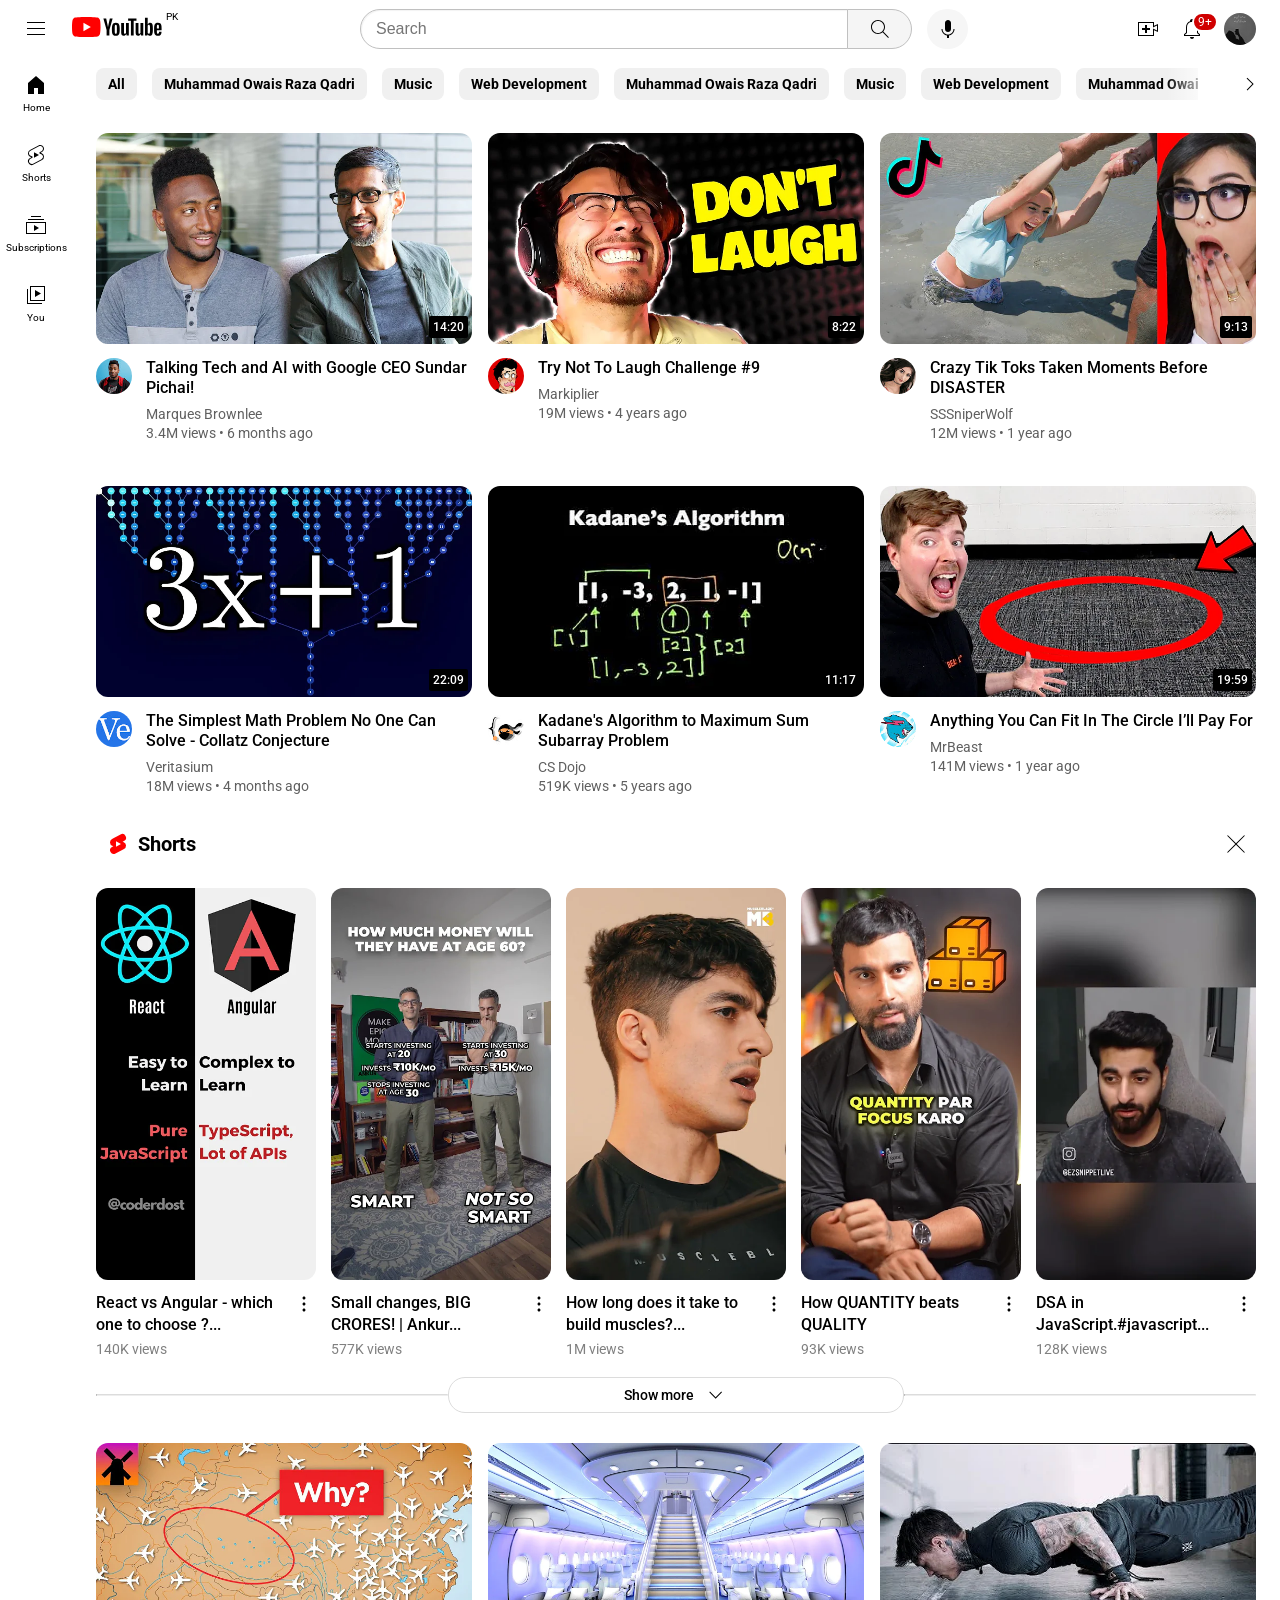
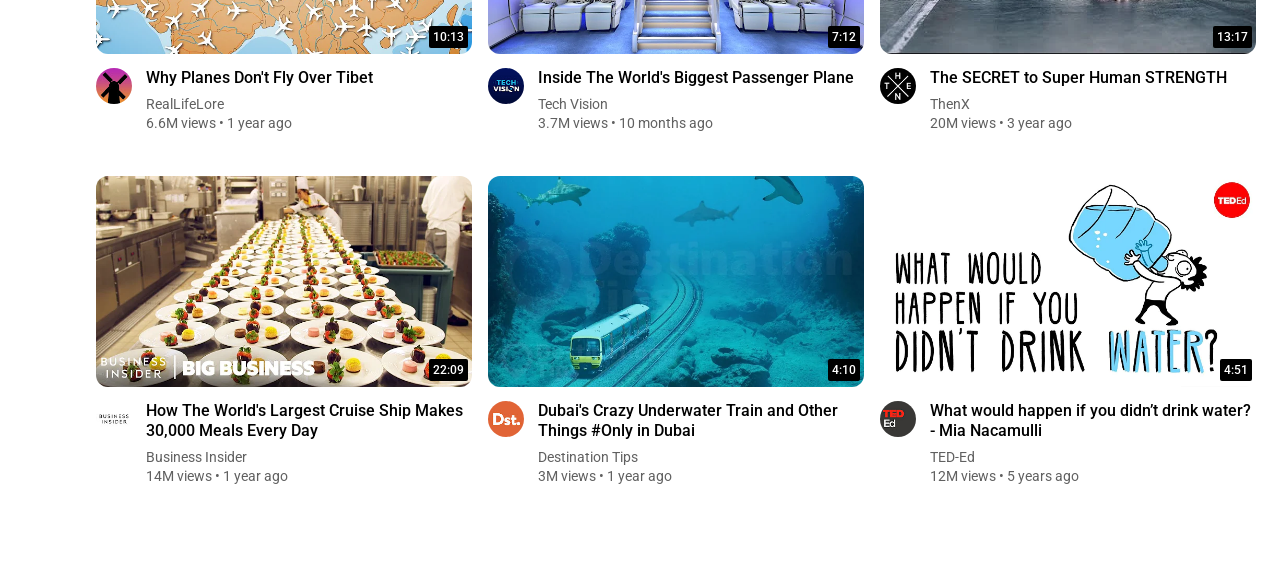
<file: index.html>
<!DOCTYPE html>
<html>

<head>
  <title>Youtube.com Clone</title>
  <meta name="viewport" content="width=device-width">
  <link rel="preconnect" href="https://fonts.googleapis.com">
  <link rel="preconnect" href="https://fonts.gstatic.com" crossorigin>
  <link href="https://fonts.googleapis.com/css2?family=Roboto:wght@400;500;700&display=swap" rel="stylesheet">

  <link rel="stylesheet" href="styles/general.css">
  <link rel="stylesheet" href="styles/header.css">
  <link rel="stylesheet" href="styles/sidebar.css">
  <link rel="stylesheet" href="styles/filter.css">
  <link rel="stylesheet" href="styles/video.css">
  <link rel="stylesheet" href="styles/short.css">
  <link rel="stylesheet" href="styles/responsive.css">
</head>

<body>
  <header class="header">
    <div class="left-section">
      <div class="hamburger-menu-container">
        <img class="hamburger-menu" src="images/icons/hamburger-menu.svg">
      </div>
      <div class="youtube-logo-container">
        <img class="youtube-logo" src="images/logos/youtube-logo.svg">
        <div class="youtube-logo-country">PK</div>
      </div>
    </div>
    <div class="middle-section">
      <input class="search-bar" type="text" placeholder="Search" />
      <button class="search-button">
        <img class="search-icon" src="images/icons/search.svg" alt="">
        <div class="tooltip">Search</div>
      </button>
      <button class="voice-search-button">
        <img class="voice-search-icon" src="images/icons/voice-search-icon.svg" alt="">
        <div class="tooltip">Search with your voice</div>
      </button>
    </div>
    <div class="right-section">
      <div class="header-medium-browser">
        <img class="search-icon" src="./images/icons/search.svg" alt="">
        <img class="voice-search-icon" src="./images/icons/voice-search-icon.svg" alt="">
      </div>
      <div class="upload-icon-container">
        <img class="upload-icon" src="images/icons/upload.svg" alt="">
        <div class="tooltip">Create</div>
      </div>
      <div class="notifications-icon-container">
        <img class="notifications-icon" src="images/icons/notifications.svg" alt="">
        <div class="notifications-count">9+</div>
        <div class="tooltip">Notifications</div>
      </div>
      <img class="current-user-picture" src="images/channels/my-channel.jpg" alt="">
    </div>
  </header>

  <nav class="sidebar">
    <div class="sidebar-link">
      <img src="./images/icons/home.svg" alt="">
      <div>Home</div>
    </div>
    <div class="sidebar-link">
      <img src="./images/icons/shorts.svg" alt="">
      <div>Shorts</div>
    </div>
    <div class="sidebar-link">
      <img src="./images/icons/subscriptions.svg" alt="">
      <div>Subscriptions</div>
    </div>
    <div class="large-browser">
      <div class="sidebar-link">
        <img src="./images/icons/you-icon.svg" alt="">
        <div>You</div>
      </div>
    </div>

    <div class="x-large-browser">
      <div class="user-links">
        <div class="user-link">
          <div class="user-link-heading">You</div>
          <img class="user-link-img" src="./images/icons/next-arrow.svg" alt="">
        </div>
        <div class="sidebar-link">
          <img src="./images/icons/your-channel.svg" alt="">
          <div>Your channel</div>
        </div>
        <div class="sidebar-link">
          <img src="./images/icons/history.svg" alt="">
          <div>History</div>
        </div>
        <div class="sidebar-link">
          <img src="./images/icons/playlists.svg" alt="">
          <div>Playlists</div>
        </div>
        <div class="sidebar-link">
          <img src="./images/icons/your-videos.svg" alt="">
          <div>Your videos</div>
        </div>
        <div class="sidebar-link">
          <img src="./images/icons/watch-later.svg" alt="">
          <div>Watch later</div>
        </div>
        <div class="sidebar-link">
          <img src="./images/icons/liked-videos.svg" alt="">
          <div>Liked videos</div>
        </div>
      </div>

      <div class="user-subscriptions">
        <div class="heading">Subscriptions</div>
        <div class="sidebar-link">
          <img src="./images/subscriptions/channels-profile-1.jpg" alt="">
          <div>24 News HD</div>
          <div class="status"></div>
        </div>
        <div class="sidebar-link">
          <img src="./images/subscriptions/channels-profile-3.jpg" alt="">
          <div>ARY Digital HD</div>
          <div class="status"></div>
        </div>
        <div class="sidebar-link">
          <img src="./images/subscriptions/channels-profile-2.jpg" alt="">
          <div>ARY News</div>
          <div class="status"></div>
        </div>
        <div class="sidebar-link">
          <img src="./images/subscriptions/channels-profile-4.jpg" alt="">
          <div>BOL News</div>
          <div class="status"></div>
        </div>
        <div class="sidebar-link">
          <img src="./images/subscriptions/channels-profile-5.jpg" alt="">
          <div>6 Pack Programmer</div>
          <div class="status"></div>
        </div>
        <div class="sidebar-link">
          <img src="./images/subscriptions/channels-profile-6.jpg" alt="">
          <div>Academind</div>
          <div class="status"></div>
        </div>
        <div class="sidebar-link">
          <img src="./images/channels/my-channel.jpeg" alt="">
          <div>SuperSimpleDev</div>
          <div class="status"></div>
        </div>
      </div>

      <div class="explore-links">
        <div class="heading">Explore</div>
        <div class="sidebar-link">
          <img src="./images/icons/trending.svg" alt="">
          <div>Trending</div>
        </div>
        <div class="sidebar-link">
          <img src="./images/icons/music.svg" alt="">
          <div>Music</div>
        </div>
        <div class="sidebar-link">
          <img src="./images/icons/gaming.svg" alt="">
          <div>Gaming</div>
        </div>
        <div class="sidebar-link">
          <img src="./images/icons/news.svg" alt="">
          <div>News</div>
        </div>
        <div class="sidebar-link">
          <img src="./images/icons/sports.svg" alt="">
          <div>Sports</div>
        </div>
      </div>

      <div class="more-from-youtube-links">
        <div class="heading">More from YouTube</div>
        <div class="sidebar-link">
          <img src="./images/icons/youtube-premium.svg" alt="">
          <div>YouTube Premium</div>
        </div>
        <div class="sidebar-link">
          <img src="./images/icons/youtube-studio.svg" alt="">
          <div>YouTube Studio</div>
        </div>
        <div class="sidebar-link">
          <img src="./images/icons/youtube-music.svg" alt="">
          <div>YouTube Music</div>
        </div>
        <div class="sidebar-link">
          <img src="./images/icons/youtube-kids.svg" alt="">
          <div>YouTube Kids</div>
        </div>
      </div>

      <div class="setting-links">
        <div class="sidebar-link">
          <img src="./images/icons/settings.svg" alt="">
          <div>Settings</div>
        </div>
        <div class="sidebar-link">
          <img src="./images/icons/report-history.svg" alt="">
          <div>Report history</div>
        </div>
        <div class="sidebar-link">
          <img src="./images/icons/help.svg" alt="">
          <div>Help</div>
        </div>
        <div class="sidebar-link">
          <img src="./images/icons/send-feedback.svg" alt="">
          <div>Send feedback</div>
        </div>
      </div>
    </div>
  </nav>

  <main>
    <section class="filters-slidebar">
      <div class="filters">
        <div class="each-filter">All</div>
        <div class="each-filter">Muhammad Owais Raza Qadri</div>
        <div class="each-filter">Music</div>
        <div class="each-filter">Web Development</div>
        <div class="each-filter">Muhammad Owais Raza Qadri</div>
        <div class="each-filter">Music</div>
        <div class="each-filter">Web Development</div>
        <div class="each-filter">Muhammad Owais Raza Qadri</div>
        <div class="each-filter">Music</div>
        <div class="each-filter">Web Development</div>
      </div>
      <div class="left-side-shade">
        <div class="white-shade"></div>
        <div class="next-icon-container">
          <img src="./images/icons/next-arrow.svg" alt="">
        </div>
      </div>
    </section>

    <section class="video-grid">
      <div class="video-preview">
        <div class="thumbnail-row">
          <a href="https://www.youtube.com/watch?v=n2RNcPRtAiY">
            <img class="thumbnail" src="images/thumbnails/thumbnail-1.webp" alt="" />
          </a>
          <div class="video-time">14:20</div>
        </div>
        <div class="video-info-grid">
          <div class="channel-picture">
            <div class="profile-picture-container">
              <a href="https://www.youtube.com/c/mkbhd">
                <img class="profile-picture" src="images/channels/channel-1.jpeg" alt="">
              </a>
              <div class="channel-tooltip">
                <img class="tooltip-channel-picture" src="images/channels/channel-1.jpeg">
                <div class="tooltip-channel-info">
                  <div class="tooltip-channel-name">Marques Brownlee</div>
                  <div class="tooltip-channel-subscribers">15M subscribers</div>
                </div>
              </div>
            </div>
          </div>
          <div class="video-info">
            <a href="https://www.youtube.com/watch?v=n2RNcPRtAiY">
              <p class="video-title">Talking Tech and AI with Google CEO Sundar Pichai!</p>
            </a>
            <p class="video-author">Marques Brownlee</p>
            <p class="video-stats">3.4M views &bull; 6 months ago</p>
          </div>
        </div>
      </div>

      <div class="video-preview">
        <div class="thumbnail-row">
          <a href="https://www.youtube.com/watch?v=mP0RAo9SKZk">
            <img class="thumbnail" src="images/thumbnails/thumbnail-2.webp" alt="" />
          </a>
          <div class="video-time">8:22</div>
        </div>
        <div class="video-info-grid">
          <div class="channel-picture">
            <div class="profile-picture-container">
              <a href="https://www.youtube.com/c/markiplier">
                <img class="profile-picture" src="images/channels/channel-2.jpeg" alt="">
              </a>
              <div class="channel-tooltip">
                <img class="tooltip-channel-picture" src="images/channels/channel-2.jpeg">
                <div class="tooltip-channel-info">
                  <div class="tooltip-channel-name">Markiplier</div>
                  <div class="tooltip-channel-subscribers">36.7M subscribers</div>
                </div>
              </div>
            </div>
          </div>
          <div class="video-info">
            <a href="https://www.youtube.com/watch?v=mP0RAo9SKZk">
              <p class="video-title">Try Not To Laugh Challenge #9</p>
            </a>
            <p class="video-author">Markiplier</p>
            <p class="video-stats">19M views &bull; 4 years ago</p>
          </div>
        </div>
      </div>

      <div class="video-preview">
        <div class="thumbnail-row">
          <a href="https://www.youtube.com/watch?v=FgjPQQeTh1w">
            <img class="thumbnail" src="images/thumbnails/thumbnail-3.webp" alt="" />
          </a>
          <div class="video-time">9:13</div>
        </div>
        <div class="video-info-grid">
          <div class="channel-picture">
            <div class="profile-picture-container">
              <a href="https://www.youtube.com/user/SSSniperWolf">
                <img class="profile-picture" src="images/channels/channel-3.jpeg" alt="">
              </a>
              <div class="channel-tooltip">
                <img class="tooltip-channel-picture" src="images/channels/channel-3.jpeg">
                <div class="tooltip-channel-info">
                  <div class="tooltip-channel-name">SSSniperWolf</div>
                  <div class="tooltip-channel-subscribers">34.5M subscribers</div>
                </div>
              </div>
            </div>
          </div>
          <div class="video-info">
            <a href="https://www.youtube.com/watch?v=FgjPQQeTh1w">
              <p class="video-title">Crazy Tik Toks Taken Moments Before DISASTER</p>
            </a>
            <p class="video-author">SSSniperWolf</p>
            <p class="video-stats">12M views &bull; 1 year ago</p>
          </div>
        </div>
      </div>

      <div class="video-preview">
        <div class="thumbnail-row">
          <a href="https://www.youtube.com/watch?v=094y1Z2wpJg">
            <img class="thumbnail" src="images/thumbnails/thumbnail-4.webp" alt="" />
          </a>
          <div class="video-time">22:09</div>
        </div>
        <div class="video-info-grid">
          <div class="channel-picture">
            <div class="profile-picture-container">
              <a href="https://www.youtube.com/c/veritasium">
                <img class="profile-picture" src="images/channels/channel-4.jpeg" alt="">
              </a>
              <div class="channel-tooltip">
                <img class="tooltip-channel-picture" src="images/channels/channel-4.jpeg">
                <div class="tooltip-channel-info">
                  <div class="tooltip-channel-name">Veritasium</div>
                  <div class="tooltip-channel-subscribers">15.8M subscribers</div>
                </div>
              </div>
            </div>
          </div>
          <div class="video-info">
            <a href="https://www.youtube.com/watch?v=094y1Z2wpJg">
              <p class="video-title">The Simplest Math Problem No One Can Solve - Collatz Conjecture</p>
            </a>
            <p class="video-author">Veritasium</p>
            <p class="video-stats">18M views &bull; 4 months ago</p>
          </div>
        </div>
      </div>

      <div class="video-preview">
        <div class="thumbnail-row">
          <a href="https://www.youtube.com/watch?v=86CQq3pKSUw">
            <img class="thumbnail" src="images/thumbnails/thumbnail-5.webp" alt="" />
          </a>
          <div class="video-time">11:17</div>
        </div>
        <div class="video-info-grid">
          <div class="channel-picture">
            <div class="profile-picture-container">
              <a href="https://www.youtube.com/c/CSDojo">
                <img class="profile-picture" src="images/channels/channel-5.jpeg" alt="">
              </a>
              <div class="channel-tooltip">
                <img class="tooltip-channel-picture" src="images/channels/channel-5.jpeg">
                <div class="tooltip-channel-info">
                  <div class="tooltip-channel-name">CS Dojo</div>
                  <div class="tooltip-channel-subscribers">1.93M subscribers</div>
                </div>
              </div>
            </div>
          </div>
          <div class="video-info">
            <a href="https://www.youtube.com/watch?v=86CQq3pKSUw">
              <p class="video-title">Kadane's Algorithm to Maximum Sum Subarray
                Problem</p>
            </a>
            <p class="video-author">CS Dojo</p>
            <p class="video-stats">519K views &bull; 5 years ago</p>
          </div>
        </div>
      </div>

      <div class="video-preview">
        <div class="thumbnail-row">
          <a href="https://www.youtube.com/watch?v=yXWw0_UfSFg">
            <img class="thumbnail" src="images/thumbnails/thumbnail-6.webp" alt="" />
          </a>
          <div class="video-time">19:59</div>
        </div>
        <div class="video-info-grid">
          <div class="channel-picture">
            <div class="profile-picture-container">
              <a href="https://www.youtube.com/channel/UCX6OQ3DkcsbYNE6H8uQQuVA">
                <img class="profile-picture" src="images/channels/channel-6.jpeg" alt="">
              </a>
              <div class="channel-tooltip">
                <img class="tooltip-channel-picture" src="images/channels/channel-6.jpeg">
                <div class="tooltip-channel-info">
                  <div class="tooltip-channel-name">MrBeast</div>
                  <div class="tooltip-channel-subscribers">292M subscribers</div>
                </div>
              </div>
            </div>
          </div>
          <div class="video-info">
            <a href="https://www.youtube.com/watch?v=yXWw0_UfSFg">
              <p class="video-title">Anything You Can Fit In The Circle I’ll
                Pay For</p>
            </a>
            <p class="video-author">MrBeast</p>
            <p class="video-stats">141M views &bull; 1 year ago</p>
          </div>
        </div>
      </div>

    </section>

    <section class="youtube-shorts-container">
      <div class="shorts-header">
        <div class="left">
          <img src="./images/icons/shorts-logo.svg" alt="">
          <div>Shorts</div>
        </div>
        <div class="cancel-button-container">
          <img src="./images/icons/cancel-button.svg" alt="">
        </div>
      </div>
      <div class="shorts-thumbnail-row">
        <div class="shorts-preview">
          <div class="shorts-thumbnail">
            <img src="./images/shorts-thumbnails/thumbnail-1.webp" alt="">
          </div>
          <div class="shorts-info-flex">
            <div class="shorts-info">
              <div class="shorts-title">React vs Angular - which one to choose ?...</div>
              <div class="shorts-stats">140K views</div>
            </div>
            <div class="three-dots">
              <img src="./images/icons/three-dots.svg" alt="">
            </div>
          </div>
        </div>
        <div class="shorts-preview">
          <div class="shorts-thumbnail">
            <img src="./images/shorts-thumbnails/thumbnail-2.webp" alt="">
          </div>
          <div class="shorts-info-flex">
            <div class="shorts-info">
              <div class="shorts-title">Small changes, BIG CRORES! | Ankur...</div>
              <div class="shorts-stats">577K views</div>
            </div>
            <div class="three-dots">
              <img src="./images/icons/three-dots.svg" alt="">
            </div>
          </div>
        </div>
        <div class="shorts-medium-browser">
          <div class="shorts-preview">
            <div class="shorts-thumbnail">
              <img src="./images/shorts-thumbnails/thumbnail-3.webp" alt="">
            </div>
            <div class="shorts-info-flex">
              <div class="shorts-info">
                <div class="shorts-title">How long does it take to build muscles?...</div>
                <div class="shorts-stats">1M views</div>
              </div>
              <div class="three-dots">
                <img src="./images/icons/three-dots.svg" alt="">
              </div>
            </div>
          </div>
        </div>
        <div class="shorts-large-browser">
          <div class="shorts-preview">
            <div class="shorts-thumbnail">
              <img src="./images/shorts-thumbnails/thumbnail-4.webp" alt="">
            </div>
            <div class="shorts-info-flex">
              <div class="shorts-info">
                <div class="shorts-title">How QUANTITY beats QUALITY</div>
                <div class="shorts-stats">93K views</div>
              </div>
              <div class="three-dots">
                <img src="./images/icons/three-dots.svg" alt="">
              </div>
            </div>
          </div>
        </div>
        <div class="shorts-x-large-browser">
          <div class="shorts-preview">
            <div class="shorts-thumbnail">
              <img src="./images/shorts-thumbnails/thumbnail-5.webp" alt="">
            </div>
            <div class="shorts-info-flex">
              <div class="shorts-info">
                <div class="shorts-title">DSA in JavaScript.#javascript...</div>
                <div class="shorts-stats">128K views</div>
              </div>
              <div class="three-dots">
                <img src="./images/icons/three-dots.svg" alt="">
              </div>
            </div>
            <!-- </div> -->
          </div>
        </div>
      </div>
      <div class="shorts-footer">
        <hr class="horizontal-line">
        <div class="show-more-button">
          <div>Show more</div>
          <img src="./images/icons/down-arrow.svg" alt="">
        </div>
        <hr class="horizontal-line">
      </div>
    </section>

    <section class="video-grid">
      <div class="video-preview">
        <div class="thumbnail-row">
          <a href="https://www.youtube.com/watch?v=n2RNcPRtAiY">
            <img class="thumbnail" src="images/thumbnails/thumbnail-7.webp" alt="" />
          </a>
          <div class="video-time">10:13</div>
        </div>
        <div class="video-info-grid">
          <div class="channel-picture">
            <div class="profile-picture-container">
              <a href="https://www.youtube.com/c/mkbhd">
                <img class="profile-picture" src="images/channels/channel-7.jpeg" alt="">
              </a>
              <div class="channel-tooltip">
                <img class="tooltip-channel-picture" src="images/channels/channel-7.jpeg">
                <div class="tooltip-channel-info">
                  <div class="tooltip-channel-name">RealLifeLore</div>
                  <div class="tooltip-channel-subscribers">7.5M subscribers</div>
                </div>
              </div>
            </div>
          </div>
          <div class="video-info">
            <a href="https://www.youtube.com/watch?v=n2RNcPRtAiY">
              <p class="video-title">Why Planes Don't Fly Over Tibet</p>
            </a>
            <p class="video-author">RealLifeLore</p>
            <p class="video-stats">6.6M views &bull; 1 year ago</p>
          </div>
        </div>
      </div>

      <div class="video-preview">
        <div class="thumbnail-row">
          <a href="https://www.youtube.com/watch?v=mP0RAo9SKZk">
            <img class="thumbnail" src="images/thumbnails/thumbnail-8.webp" alt="" />
          </a>
          <div class="video-time">7:12</div>
        </div>
        <div class="video-info-grid">
          <div class="channel-picture">
            <div class="profile-picture-container">
              <a href="https://www.youtube.com/c/markiplier">
                <img class="profile-picture" src="images/channels/channel-8.jpeg" alt="">
              </a>
              <div class="channel-tooltip">
                <img class="tooltip-channel-picture" src="images/channels/channel-8.jpeg">
                <div class="tooltip-channel-info">
                  <div class="tooltip-channel-name">Tech Vision</div>
                  <div class="tooltip-channel-subscribers">836K subscribers</div>
                </div>
              </div>
            </div>
          </div>
          <div class="video-info">
            <a href="https://www.youtube.com/watch?v=mP0RAo9SKZk">
              <p class="video-title">Inside The World's Biggest Passenger Plane</p>
            </a>
            <p class="video-author">Tech Vision</p>
            <p class="video-stats">3.7M views &bull; 10 months ago</p>
          </div>
        </div>
      </div>

      <div class="video-preview">
        <div class="thumbnail-row">
          <a href="https://www.youtube.com/watch?v=FgjPQQeTh1w">
            <img class="thumbnail" src="images/thumbnails/thumbnail-9.webp" alt="" />
          </a>
          <div class="video-time">13:17</div>
        </div>
        <div class="video-info-grid">
          <div class="channel-picture">
            <div class="profile-picture-container">
              <a href="https://www.youtube.com/user/SSSniperWolf">
                <img class="profile-picture" src="images/channels/channel-9.jpeg" alt="">
              </a>
              <div class="channel-tooltip">
                <img class="tooltip-channel-picture" src="images/channels/channel-9.jpeg">
                <div class="tooltip-channel-info">
                  <div class="tooltip-channel-name">THENX</div>
                  <div class="tooltip-channel-subscribers">7.79M subscribers</div>
                </div>
              </div>
            </div>
          </div>
          <div class="video-info">
            <a href="https://www.youtube.com/watch?v=FgjPQQeTh1w">
              <p class="video-title">The SECRET to Super Human STRENGTH</p>
            </a>
            <p class="video-author">ThenX</p>
            <p class="video-stats">20M views &bull; 3 year ago</p>
          </div>
        </div>
      </div>

      <div class="video-preview">
        <div class="thumbnail-row">
          <a href="https://www.youtube.com/watch?v=094y1Z2wpJg">
            <img class="thumbnail" src="images/thumbnails/thumbnail-10.webp" alt="" />
          </a>
          <div class="video-time">22:09</div>
        </div>
        <div class="video-info-grid">
          <div class="channel-picture">
            <div class="profile-picture-container">
              <a href="https://www.youtube.com/c/veritasium">
                <img class="profile-picture" src="images/channels/channel-10.jpeg" alt="">
              </a>
              <div class="channel-tooltip">
                <img class="tooltip-channel-picture" src="images/channels/channel-10.jpeg">
                <div class="tooltip-channel-info">
                  <div class="tooltip-channel-name">Business Insider</div>
                  <div class="tooltip-channel-subscribers">9.34M subscribers</div>
                </div>
              </div>
            </div>
          </div>
          <div class="video-info">
            <a href="https://www.youtube.com/watch?v=094y1Z2wpJg">
              <p class="video-title">How The World's Largest Cruise Ship Makes 30,000 Meals Every Day</p>
            </a>
            <p class="video-author">Business Insider</p>
            <p class="video-stats">14M views &bull; 1 year ago</p>
          </div>
        </div>
      </div>

      <div class="video-preview">
        <div class="thumbnail-row">
          <a href="https://www.youtube.com/watch?v=86CQq3pKSUw">
            <img class="thumbnail" src="images/thumbnails/thumbnail-11.webp" alt="" />
          </a>
          <div class="video-time">4:10</div>
        </div>
        <div class="video-info-grid">
          <div class="channel-picture">
            <div class="profile-picture-container">
              <a href="https://www.youtube.com/c/CSDojo">
                <img class="profile-picture" src="images/channels/channel-11.jpeg" alt="">
              </a>
              <div class="channel-tooltip">
                <img class="tooltip-channel-picture" src="images/channels/channel-11.jpeg">
                <div class="tooltip-channel-info">
                  <div class="tooltip-channel-name">Destination Tips</div>
                  <div class="tooltip-channel-subscribers">282K subscribers</div>
                </div>
              </div>
            </div>
          </div>
          <div class="video-info">
            <a href="https://www.youtube.com/watch?v=86CQq3pKSUw">
              <p class="video-title">Dubai's Crazy Underwater Train and Other Things #Only in Dubai</p>
            </a>
            <p class="video-author">Destination Tips</p>
            <p class="video-stats">3M views &bull; 1 year ago</p>
          </div>
        </div>
      </div>

      <div class="video-preview">
        <div class="thumbnail-row">
          <a href="https://www.youtube.com/watch?v=yXWw0_UfSFg">
            <img class="thumbnail" src="images/thumbnails/thumbnail-12.webp" alt="" />
          </a>
          <div class="video-time">4:51</div>
        </div>
        <div class="video-info-grid">
          <div class="channel-picture">
            <div class="profile-picture-container">
              <a href="https://www.youtube.com/channel/UCX6OQ3DkcsbYNE6H8uQQuVA">
                <img class="profile-picture" src="images/channels/channel-12.jpeg" alt="">
              </a>
              <div class="channel-tooltip">
                <img class="tooltip-channel-picture" src="images/channels/channel-12.jpeg">
                <div class="tooltip-channel-info">
                  <div class="tooltip-channel-name">TED-Ed</div>
                  <div class="tooltip-channel-subscribers">20.1M subscribers</div>
                </div>
              </div>
            </div>
          </div>
          <div class="video-info">
            <a href="https://www.youtube.com/watch?v=yXWw0_UfSFg">
              <p class="video-title">What would happen if you didn’t drink water? - Mia Nacamulli</p>
            </a>
            <p class="video-author">TED-Ed</p>
            <p class="video-stats">12M views &bull; 5 years ago</p>
          </div>
        </div>
      </div>
    </section>
  </main>
</body>

</html>
</file>
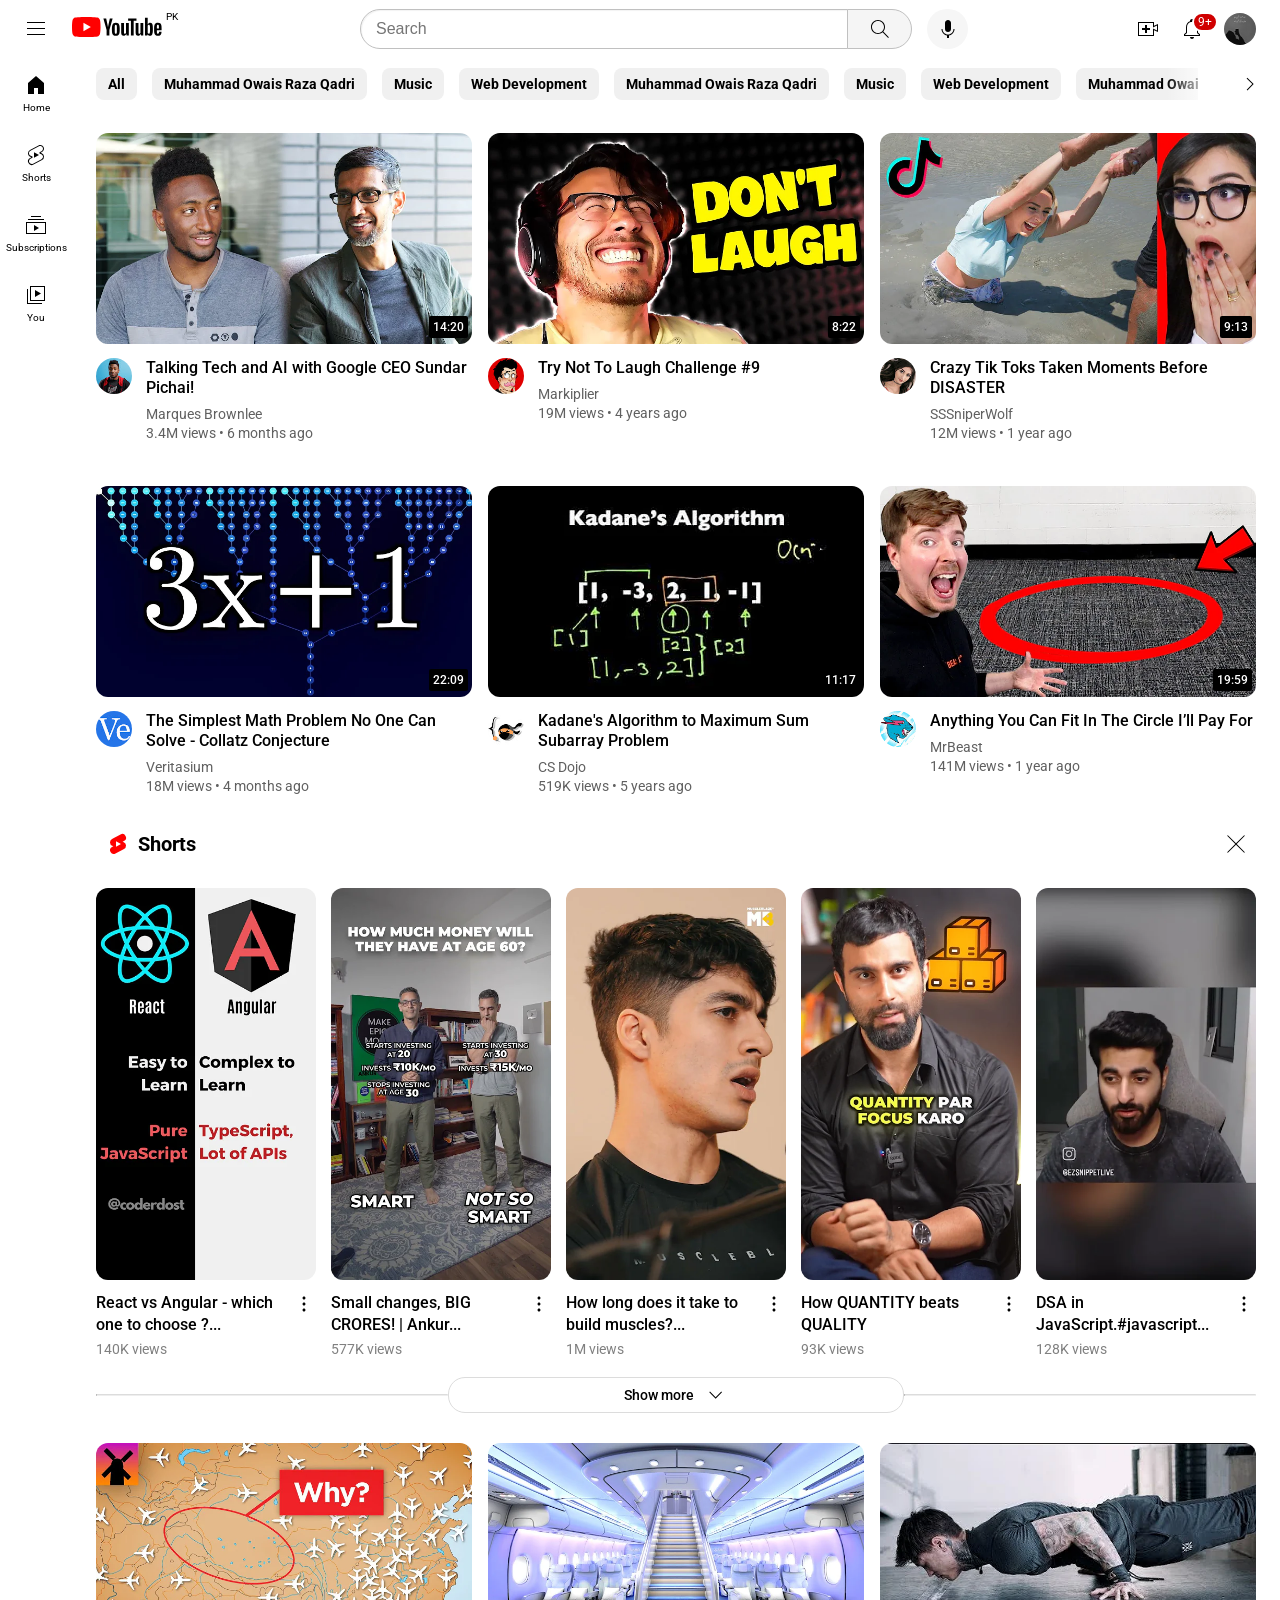
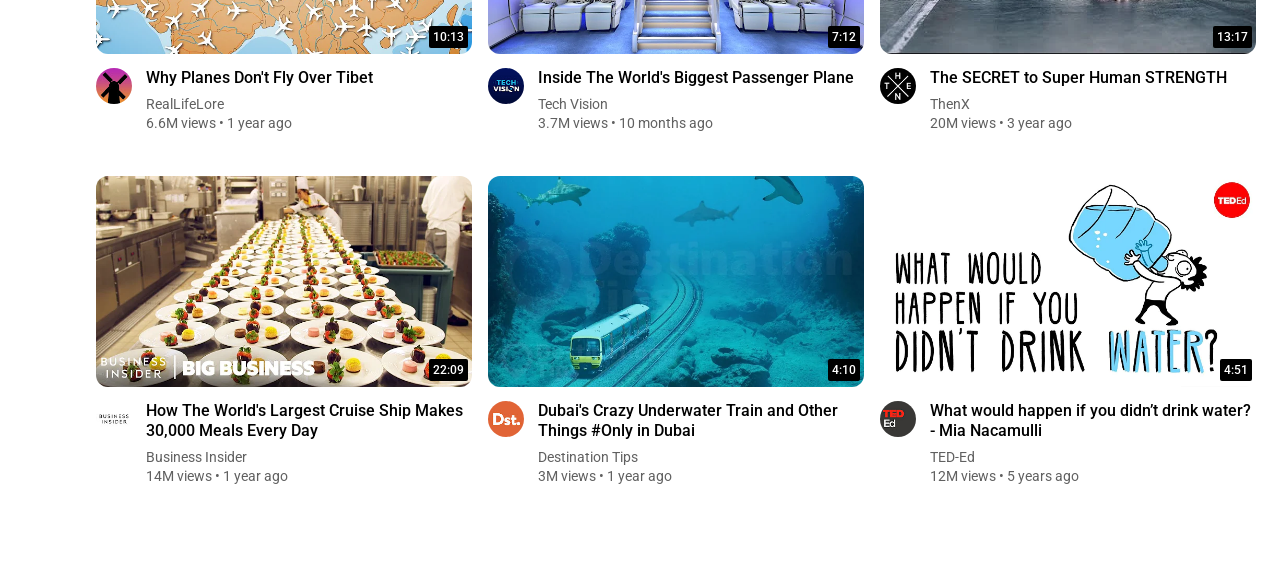
<file: youtube.html>
<!DOCTYPE html>
<html>

<head>
  <title>Youtube.com Clone</title>
  <meta name="viewport" content="width=device-width">
  <link rel="preconnect" href="https://fonts.googleapis.com">
  <link rel="preconnect" href="https://fonts.gstatic.com" crossorigin>
  <link href="https://fonts.googleapis.com/css2?family=Roboto:wght@400;500;700&display=swap" rel="stylesheet">

  <link rel="stylesheet" href="styles/general.css">
  <link rel="stylesheet" href="styles/header.css">
  <link rel="stylesheet" href="styles/sidebar.css">
  <link rel="stylesheet" href="styles/filter.css">
  <link rel="stylesheet" href="styles/video.css">
  <link rel="stylesheet" href="styles/short.css">
  <link rel="stylesheet" href="styles/responsive.css">
</head>

<body>
  <header class="header">
    <div class="left-section">
      <div class="hamburger-menu-container">
        <img class="hamburger-menu" src="images/icons/hamburger-menu.svg">
      </div>
      <div class="youtube-logo-container">
        <img class="youtube-logo" src="images/logos/youtube-logo.svg">
        <div class="youtube-logo-country">PK</div>
      </div>
    </div>
    <div class="middle-section">
      <input class="search-bar" type="text" placeholder="Search" />
      <button class="search-button">
        <img class="search-icon" src="images/icons/search.svg" alt="">
        <div class="tooltip">Search</div>
      </button>
      <button class="voice-search-button">
        <img class="voice-search-icon" src="images/icons/voice-search-icon.svg" alt="">
        <div class="tooltip">Search with your voice</div>
      </button>
    </div>
    <div class="right-section">
      <div class="header-medium-browser">
        <img class="search-icon" src="./images/icons/search.svg" alt="">
        <img class="voice-search-icon" src="./images/icons/voice-search-icon.svg" alt="">
      </div>
      <div class="upload-icon-container">
        <img class="upload-icon" src="images/icons/upload.svg" alt="">
        <div class="tooltip">Create</div>
      </div>
      <div class="notifications-icon-container">
        <img class="notifications-icon" src="images/icons/notifications.svg" alt="">
        <div class="notifications-count">9+</div>
        <div class="tooltip">Notifications</div>
      </div>
      <img class="current-user-picture" src="images/channels/my-channel.jpg" alt="">
    </div>
  </header>

  <nav class="sidebar">
    <div class="sidebar-link">
      <img src="./images/icons/home.svg" alt="">
      <div>Home</div>
    </div>
    <div class="sidebar-link">
      <img src="./images/icons/shorts.svg" alt="">
      <div>Shorts</div>
    </div>
    <div class="sidebar-link">
      <img src="./images/icons/subscriptions.svg" alt="">
      <div>Subscriptions</div>
    </div>
    <div class="large-browser">
      <div class="sidebar-link">
        <img src="./images/icons/you-icon.svg" alt="">
        <div>You</div>
      </div>
    </div>

    <div class="x-large-browser">
      <div class="user-links">
        <div class="user-link">
          <div class="user-link-heading">You</div>
          <img class="user-link-img" src="./images/icons/next-arrow.svg" alt="">
        </div>
        <div class="sidebar-link">
          <img src="./images/icons/your-channel.svg" alt="">
          <div>Your channel</div>
        </div>
        <div class="sidebar-link">
          <img src="./images/icons/history.svg" alt="">
          <div>History</div>
        </div>
        <div class="sidebar-link">
          <img src="./images/icons/playlists.svg" alt="">
          <div>Playlists</div>
        </div>
        <div class="sidebar-link">
          <img src="./images/icons/your-videos.svg" alt="">
          <div>Your videos</div>
        </div>
        <div class="sidebar-link">
          <img src="./images/icons/watch-later.svg" alt="">
          <div>Watch later</div>
        </div>
        <div class="sidebar-link">
          <img src="./images/icons/liked-videos.svg" alt="">
          <div>Liked videos</div>
        </div>
      </div>

      <div class="user-subscriptions">
        <div class="heading">Subscriptions</div>
        <div class="sidebar-link">
          <img src="./images/subscriptions/channels-profile-1.jpg" alt="">
          <div>24 News HD</div>
          <div class="status"></div>
        </div>
        <div class="sidebar-link">
          <img src="./images/subscriptions/channels-profile-3.jpg" alt="">
          <div>ARY Digital HD</div>
          <div class="status"></div>
        </div>
        <div class="sidebar-link">
          <img src="./images/subscriptions/channels-profile-2.jpg" alt="">
          <div>ARY News</div>
          <div class="status"></div>
        </div>
        <div class="sidebar-link">
          <img src="./images/subscriptions/channels-profile-4.jpg" alt="">
          <div>BOL News</div>
          <div class="status"></div>
        </div>
        <div class="sidebar-link">
          <img src="./images/subscriptions/channels-profile-5.jpg" alt="">
          <div>6 Pack Programmer</div>
          <div class="status"></div>
        </div>
        <div class="sidebar-link">
          <img src="./images/subscriptions/channels-profile-6.jpg" alt="">
          <div>Academind</div>
          <div class="status"></div>
        </div>
        <div class="sidebar-link">
          <img src="./images/channels/my-channel.jpeg" alt="">
          <div>SuperSimpleDev</div>
          <div class="status"></div>
        </div>
      </div>

      <div class="explore-links">
        <div class="heading">Explore</div>
        <div class="sidebar-link">
          <img src="./images/icons/trending.svg" alt="">
          <div>Trending</div>
        </div>
        <div class="sidebar-link">
          <img src="./images/icons/music.svg" alt="">
          <div>Music</div>
        </div>
        <div class="sidebar-link">
          <img src="./images/icons/gaming.svg" alt="">
          <div>Gaming</div>
        </div>
        <div class="sidebar-link">
          <img src="./images/icons/news.svg" alt="">
          <div>News</div>
        </div>
        <div class="sidebar-link">
          <img src="./images/icons/sports.svg" alt="">
          <div>Sports</div>
        </div>
      </div>

      <div class="more-from-youtube-links">
        <div class="heading">More from YouTube</div>
        <div class="sidebar-link">
          <img src="./images/icons/youtube-premium.svg" alt="">
          <div>YouTube Premium</div>
        </div>
        <div class="sidebar-link">
          <img src="./images/icons/youtube-studio.svg" alt="">
          <div>YouTube Studio</div>
        </div>
        <div class="sidebar-link">
          <img src="./images/icons/youtube-music.svg" alt="">
          <div>YouTube Music</div>
        </div>
        <div class="sidebar-link">
          <img src="./images/icons/youtube-kids.svg" alt="">
          <div>YouTube Kids</div>
        </div>
      </div>

      <div class="setting-links">
        <div class="sidebar-link">
          <img src="./images/icons/settings.svg" alt="">
          <div>Settings</div>
        </div>
        <div class="sidebar-link">
          <img src="./images/icons/report-history.svg" alt="">
          <div>Report history</div>
        </div>
        <div class="sidebar-link">
          <img src="./images/icons/help.svg" alt="">
          <div>Help</div>
        </div>
        <div class="sidebar-link">
          <img src="./images/icons/send-feedback.svg" alt="">
          <div>Send feedback</div>
        </div>
      </div>
    </div>
  </nav>

  <main>
    <section class="filters-slidebar">
      <div class="filters">
        <div class="each-filter">All</div>
        <div class="each-filter">Muhammad Owais Raza Qadri</div>
        <div class="each-filter">Music</div>
        <div class="each-filter">Web Development</div>
        <div class="each-filter">Muhammad Owais Raza Qadri</div>
        <div class="each-filter">Music</div>
        <div class="each-filter">Web Development</div>
        <div class="each-filter">Muhammad Owais Raza Qadri</div>
        <div class="each-filter">Music</div>
        <div class="each-filter">Web Development</div>
      </div>
      <div class="left-side-shade">
        <div class="white-shade"></div>
        <div class="next-icon-container">
          <img src="./images/icons/next-arrow.svg" alt="">
        </div>
      </div>
    </section>

    <section class="video-grid">
      <div class="video-preview">
        <div class="thumbnail-row">
          <a href="https://www.youtube.com/watch?v=n2RNcPRtAiY">
            <img class="thumbnail" src="images/thumbnails/thumbnail-1.webp" alt="" />
          </a>
          <div class="video-time">14:20</div>
        </div>
        <div class="video-info-grid">
          <div class="channel-picture">
            <div class="profile-picture-container">
              <a href="https://www.youtube.com/c/mkbhd">
                <img class="profile-picture" src="images/channels/channel-1.jpeg" alt="">
              </a>
              <div class="channel-tooltip">
                <img class="tooltip-channel-picture" src="images/channels/channel-1.jpeg">
                <div class="tooltip-channel-info">
                  <div class="tooltip-channel-name">Marques Brownlee</div>
                  <div class="tooltip-channel-subscribers">15M subscribers</div>
                </div>
              </div>
            </div>
          </div>
          <div class="video-info">
            <a href="https://www.youtube.com/watch?v=n2RNcPRtAiY">
              <p class="video-title">Talking Tech and AI with Google CEO Sundar Pichai!</p>
            </a>
            <p class="video-author">Marques Brownlee</p>
            <p class="video-stats">3.4M views &bull; 6 months ago</p>
          </div>
        </div>
      </div>

      <div class="video-preview">
        <div class="thumbnail-row">
          <a href="https://www.youtube.com/watch?v=mP0RAo9SKZk">
            <img class="thumbnail" src="images/thumbnails/thumbnail-2.webp" alt="" />
          </a>
          <div class="video-time">8:22</div>
        </div>
        <div class="video-info-grid">
          <div class="channel-picture">
            <div class="profile-picture-container">
              <a href="https://www.youtube.com/c/markiplier">
                <img class="profile-picture" src="images/channels/channel-2.jpeg" alt="">
              </a>
              <div class="channel-tooltip">
                <img class="tooltip-channel-picture" src="images/channels/channel-2.jpeg">
                <div class="tooltip-channel-info">
                  <div class="tooltip-channel-name">Markiplier</div>
                  <div class="tooltip-channel-subscribers">36.7M subscribers</div>
                </div>
              </div>
            </div>
          </div>
          <div class="video-info">
            <a href="https://www.youtube.com/watch?v=mP0RAo9SKZk">
              <p class="video-title">Try Not To Laugh Challenge #9</p>
            </a>
            <p class="video-author">Markiplier</p>
            <p class="video-stats">19M views &bull; 4 years ago</p>
          </div>
        </div>
      </div>

      <div class="video-preview">
        <div class="thumbnail-row">
          <a href="https://www.youtube.com/watch?v=FgjPQQeTh1w">
            <img class="thumbnail" src="images/thumbnails/thumbnail-3.webp" alt="" />
          </a>
          <div class="video-time">9:13</div>
        </div>
        <div class="video-info-grid">
          <div class="channel-picture">
            <div class="profile-picture-container">
              <a href="https://www.youtube.com/user/SSSniperWolf">
                <img class="profile-picture" src="images/channels/channel-3.jpeg" alt="">
              </a>
              <div class="channel-tooltip">
                <img class="tooltip-channel-picture" src="images/channels/channel-3.jpeg">
                <div class="tooltip-channel-info">
                  <div class="tooltip-channel-name">SSSniperWolf</div>
                  <div class="tooltip-channel-subscribers">34.5M subscribers</div>
                </div>
              </div>
            </div>
          </div>
          <div class="video-info">
            <a href="https://www.youtube.com/watch?v=FgjPQQeTh1w">
              <p class="video-title">Crazy Tik Toks Taken Moments Before DISASTER</p>
            </a>
            <p class="video-author">SSSniperWolf</p>
            <p class="video-stats">12M views &bull; 1 year ago</p>
          </div>
        </div>
      </div>

      <div class="video-preview">
        <div class="thumbnail-row">
          <a href="https://www.youtube.com/watch?v=094y1Z2wpJg">
            <img class="thumbnail" src="images/thumbnails/thumbnail-4.webp" alt="" />
          </a>
          <div class="video-time">22:09</div>
        </div>
        <div class="video-info-grid">
          <div class="channel-picture">
            <div class="profile-picture-container">
              <a href="https://www.youtube.com/c/veritasium">
                <img class="profile-picture" src="images/channels/channel-4.jpeg" alt="">
              </a>
              <div class="channel-tooltip">
                <img class="tooltip-channel-picture" src="images/channels/channel-4.jpeg">
                <div class="tooltip-channel-info">
                  <div class="tooltip-channel-name">Veritasium</div>
                  <div class="tooltip-channel-subscribers">15.8M subscribers</div>
                </div>
              </div>
            </div>
          </div>
          <div class="video-info">
            <a href="https://www.youtube.com/watch?v=094y1Z2wpJg">
              <p class="video-title">The Simplest Math Problem No One Can Solve - Collatz Conjecture</p>
            </a>
            <p class="video-author">Veritasium</p>
            <p class="video-stats">18M views &bull; 4 months ago</p>
          </div>
        </div>
      </div>

      <div class="video-preview">
        <div class="thumbnail-row">
          <a href="https://www.youtube.com/watch?v=86CQq3pKSUw">
            <img class="thumbnail" src="images/thumbnails/thumbnail-5.webp" alt="" />
          </a>
          <div class="video-time">11:17</div>
        </div>
        <div class="video-info-grid">
          <div class="channel-picture">
            <div class="profile-picture-container">
              <a href="https://www.youtube.com/c/CSDojo">
                <img class="profile-picture" src="images/channels/channel-5.jpeg" alt="">
              </a>
              <div class="channel-tooltip">
                <img class="tooltip-channel-picture" src="images/channels/channel-5.jpeg">
                <div class="tooltip-channel-info">
                  <div class="tooltip-channel-name">CS Dojo</div>
                  <div class="tooltip-channel-subscribers">1.93M subscribers</div>
                </div>
              </div>
            </div>
          </div>
          <div class="video-info">
            <a href="https://www.youtube.com/watch?v=86CQq3pKSUw">
              <p class="video-title">Kadane's Algorithm to Maximum Sum Subarray
                Problem</p>
            </a>
            <p class="video-author">CS Dojo</p>
            <p class="video-stats">519K views &bull; 5 years ago</p>
          </div>
        </div>
      </div>

      <div class="video-preview">
        <div class="thumbnail-row">
          <a href="https://www.youtube.com/watch?v=yXWw0_UfSFg">
            <img class="thumbnail" src="images/thumbnails/thumbnail-6.webp" alt="" />
          </a>
          <div class="video-time">19:59</div>
        </div>
        <div class="video-info-grid">
          <div class="channel-picture">
            <div class="profile-picture-container">
              <a href="https://www.youtube.com/channel/UCX6OQ3DkcsbYNE6H8uQQuVA">
                <img class="profile-picture" src="images/channels/channel-6.jpeg" alt="">
              </a>
              <div class="channel-tooltip">
                <img class="tooltip-channel-picture" src="images/channels/channel-6.jpeg">
                <div class="tooltip-channel-info">
                  <div class="tooltip-channel-name">MrBeast</div>
                  <div class="tooltip-channel-subscribers">292M subscribers</div>
                </div>
              </div>
            </div>
          </div>
          <div class="video-info">
            <a href="https://www.youtube.com/watch?v=yXWw0_UfSFg">
              <p class="video-title">Anything You Can Fit In The Circle I’ll
                Pay For</p>
            </a>
            <p class="video-author">MrBeast</p>
            <p class="video-stats">141M views &bull; 1 year ago</p>
          </div>
        </div>
      </div>

    </section>

    <section class="youtube-shorts-container">
      <div class="shorts-header">
        <div class="left">
          <img src="./images/icons/shorts-logo.svg" alt="">
          <div>Shorts</div>
        </div>
        <div class="cancel-button-container">
          <img src="./images/icons/cancel-button.svg" alt="">
        </div>
      </div>
      <div class="shorts-thumbnail-row">
        <div class="shorts-preview">
          <div class="shorts-thumbnail">
            <img src="./images/shorts-thumbnails/thumbnail-1.webp" alt="">
          </div>
          <div class="shorts-info-flex">
            <div class="shorts-info">
              <div class="shorts-title">React vs Angular - which one to choose ?...</div>
              <div class="shorts-stats">140K views</div>
            </div>
            <div class="three-dots">
              <img src="./images/icons/three-dots.svg" alt="">
            </div>
          </div>
        </div>
        <div class="shorts-preview">
          <div class="shorts-thumbnail">
            <img src="./images/shorts-thumbnails/thumbnail-2.webp" alt="">
          </div>
          <div class="shorts-info-flex">
            <div class="shorts-info">
              <div class="shorts-title">Small changes, BIG CRORES! | Ankur...</div>
              <div class="shorts-stats">577K views</div>
            </div>
            <div class="three-dots">
              <img src="./images/icons/three-dots.svg" alt="">
            </div>
          </div>
        </div>
        <div class="shorts-medium-browser">
          <div class="shorts-preview">
            <div class="shorts-thumbnail">
              <img src="./images/shorts-thumbnails/thumbnail-3.webp" alt="">
            </div>
            <div class="shorts-info-flex">
              <div class="shorts-info">
                <div class="shorts-title">How long does it take to build muscles?...</div>
                <div class="shorts-stats">1M views</div>
              </div>
              <div class="three-dots">
                <img src="./images/icons/three-dots.svg" alt="">
              </div>
            </div>
          </div>
        </div>
        <div class="shorts-large-browser">
          <div class="shorts-preview">
            <div class="shorts-thumbnail">
              <img src="./images/shorts-thumbnails/thumbnail-4.webp" alt="">
            </div>
            <div class="shorts-info-flex">
              <div class="shorts-info">
                <div class="shorts-title">How QUANTITY beats QUALITY</div>
                <div class="shorts-stats">93K views</div>
              </div>
              <div class="three-dots">
                <img src="./images/icons/three-dots.svg" alt="">
              </div>
            </div>
          </div>
        </div>
        <div class="shorts-x-large-browser">
          <div class="shorts-preview">
            <div class="shorts-thumbnail">
              <img src="./images/shorts-thumbnails/thumbnail-5.webp" alt="">
            </div>
            <div class="shorts-info-flex">
              <div class="shorts-info">
                <div class="shorts-title">DSA in JavaScript.#javascript...</div>
                <div class="shorts-stats">128K views</div>
              </div>
              <div class="three-dots">
                <img src="./images/icons/three-dots.svg" alt="">
              </div>
            </div>
            <!-- </div> -->
          </div>
        </div>
      </div>
      <div class="shorts-footer">
        <hr class="horizontal-line">
        <div class="show-more-button">
          <div>Show more</div>
          <img src="./images/icons/down-arrow.svg" alt="">
        </div>
        <hr class="horizontal-line">
      </div>
    </section>

    <section class="video-grid">
      <div class="video-preview">
        <div class="thumbnail-row">
          <a href="https://www.youtube.com/watch?v=n2RNcPRtAiY">
            <img class="thumbnail" src="images/thumbnails/thumbnail-7.webp" alt="" />
          </a>
          <div class="video-time">10:13</div>
        </div>
        <div class="video-info-grid">
          <div class="channel-picture">
            <div class="profile-picture-container">
              <a href="https://www.youtube.com/c/mkbhd">
                <img class="profile-picture" src="images/channels/channel-7.jpeg" alt="">
              </a>
              <div class="channel-tooltip">
                <img class="tooltip-channel-picture" src="images/channels/channel-7.jpeg">
                <div class="tooltip-channel-info">
                  <div class="tooltip-channel-name">RealLifeLore</div>
                  <div class="tooltip-channel-subscribers">7.5M subscribers</div>
                </div>
              </div>
            </div>
          </div>
          <div class="video-info">
            <a href="https://www.youtube.com/watch?v=n2RNcPRtAiY">
              <p class="video-title">Why Planes Don't Fly Over Tibet</p>
            </a>
            <p class="video-author">RealLifeLore</p>
            <p class="video-stats">6.6M views &bull; 1 year ago</p>
          </div>
        </div>
      </div>

      <div class="video-preview">
        <div class="thumbnail-row">
          <a href="https://www.youtube.com/watch?v=mP0RAo9SKZk">
            <img class="thumbnail" src="images/thumbnails/thumbnail-8.webp" alt="" />
          </a>
          <div class="video-time">7:12</div>
        </div>
        <div class="video-info-grid">
          <div class="channel-picture">
            <div class="profile-picture-container">
              <a href="https://www.youtube.com/c/markiplier">
                <img class="profile-picture" src="images/channels/channel-8.jpeg" alt="">
              </a>
              <div class="channel-tooltip">
                <img class="tooltip-channel-picture" src="images/channels/channel-8.jpeg">
                <div class="tooltip-channel-info">
                  <div class="tooltip-channel-name">Tech Vision</div>
                  <div class="tooltip-channel-subscribers">836K subscribers</div>
                </div>
              </div>
            </div>
          </div>
          <div class="video-info">
            <a href="https://www.youtube.com/watch?v=mP0RAo9SKZk">
              <p class="video-title">Inside The World's Biggest Passenger Plane</p>
            </a>
            <p class="video-author">Tech Vision</p>
            <p class="video-stats">3.7M views &bull; 10 months ago</p>
          </div>
        </div>
      </div>

      <div class="video-preview">
        <div class="thumbnail-row">
          <a href="https://www.youtube.com/watch?v=FgjPQQeTh1w">
            <img class="thumbnail" src="images/thumbnails/thumbnail-9.webp" alt="" />
          </a>
          <div class="video-time">13:17</div>
        </div>
        <div class="video-info-grid">
          <div class="channel-picture">
            <div class="profile-picture-container">
              <a href="https://www.youtube.com/user/SSSniperWolf">
                <img class="profile-picture" src="images/channels/channel-9.jpeg" alt="">
              </a>
              <div class="channel-tooltip">
                <img class="tooltip-channel-picture" src="images/channels/channel-9.jpeg">
                <div class="tooltip-channel-info">
                  <div class="tooltip-channel-name">THENX</div>
                  <div class="tooltip-channel-subscribers">7.79M subscribers</div>
                </div>
              </div>
            </div>
          </div>
          <div class="video-info">
            <a href="https://www.youtube.com/watch?v=FgjPQQeTh1w">
              <p class="video-title">The SECRET to Super Human STRENGTH</p>
            </a>
            <p class="video-author">ThenX</p>
            <p class="video-stats">20M views &bull; 3 year ago</p>
          </div>
        </div>
      </div>

      <div class="video-preview">
        <div class="thumbnail-row">
          <a href="https://www.youtube.com/watch?v=094y1Z2wpJg">
            <img class="thumbnail" src="images/thumbnails/thumbnail-10.webp" alt="" />
          </a>
          <div class="video-time">22:09</div>
        </div>
        <div class="video-info-grid">
          <div class="channel-picture">
            <div class="profile-picture-container">
              <a href="https://www.youtube.com/c/veritasium">
                <img class="profile-picture" src="images/channels/channel-10.jpeg" alt="">
              </a>
              <div class="channel-tooltip">
                <img class="tooltip-channel-picture" src="images/channels/channel-10.jpeg">
                <div class="tooltip-channel-info">
                  <div class="tooltip-channel-name">Business Insider</div>
                  <div class="tooltip-channel-subscribers">9.34M subscribers</div>
                </div>
              </div>
            </div>
          </div>
          <div class="video-info">
            <a href="https://www.youtube.com/watch?v=094y1Z2wpJg">
              <p class="video-title">How The World's Largest Cruise Ship Makes 30,000 Meals Every Day</p>
            </a>
            <p class="video-author">Business Insider</p>
            <p class="video-stats">14M views &bull; 1 year ago</p>
          </div>
        </div>
      </div>

      <div class="video-preview">
        <div class="thumbnail-row">
          <a href="https://www.youtube.com/watch?v=86CQq3pKSUw">
            <img class="thumbnail" src="images/thumbnails/thumbnail-11.webp" alt="" />
          </a>
          <div class="video-time">4:10</div>
        </div>
        <div class="video-info-grid">
          <div class="channel-picture">
            <div class="profile-picture-container">
              <a href="https://www.youtube.com/c/CSDojo">
                <img class="profile-picture" src="images/channels/channel-11.jpeg" alt="">
              </a>
              <div class="channel-tooltip">
                <img class="tooltip-channel-picture" src="images/channels/channel-11.jpeg">
                <div class="tooltip-channel-info">
                  <div class="tooltip-channel-name">Destination Tips</div>
                  <div class="tooltip-channel-subscribers">282K subscribers</div>
                </div>
              </div>
            </div>
          </div>
          <div class="video-info">
            <a href="https://www.youtube.com/watch?v=86CQq3pKSUw">
              <p class="video-title">Dubai's Crazy Underwater Train and Other Things #Only in Dubai</p>
            </a>
            <p class="video-author">Destination Tips</p>
            <p class="video-stats">3M views &bull; 1 year ago</p>
          </div>
        </div>
      </div>

      <div class="video-preview">
        <div class="thumbnail-row">
          <a href="https://www.youtube.com/watch?v=yXWw0_UfSFg">
            <img class="thumbnail" src="images/thumbnails/thumbnail-12.webp" alt="" />
          </a>
          <div class="video-time">4:51</div>
        </div>
        <div class="video-info-grid">
          <div class="channel-picture">
            <div class="profile-picture-container">
              <a href="https://www.youtube.com/channel/UCX6OQ3DkcsbYNE6H8uQQuVA">
                <img class="profile-picture" src="images/channels/channel-12.jpeg" alt="">
              </a>
              <div class="channel-tooltip">
                <img class="tooltip-channel-picture" src="images/channels/channel-12.jpeg">
                <div class="tooltip-channel-info">
                  <div class="tooltip-channel-name">TED-Ed</div>
                  <div class="tooltip-channel-subscribers">20.1M subscribers</div>
                </div>
              </div>
            </div>
          </div>
          <div class="video-info">
            <a href="https://www.youtube.com/watch?v=yXWw0_UfSFg">
              <p class="video-title">What would happen if you didn’t drink water? - Mia Nacamulli</p>
            </a>
            <p class="video-author">TED-Ed</p>
            <p class="video-stats">12M views &bull; 5 years ago</p>
          </div>
        </div>
      </div>
    </section>
  </main>
</body>

</html>
</file>
<file: styles/general.css>
p {
  margin-top: 0;
  margin-bottom: 0;
}

body {
  font-family: Roboto, Arial;
  margin: 0;
  padding-top: 113px;
  padding-bottom: 80px;
  padding-left: 254px;
  padding-right: 24px;
  /* background-color: rgb(248, 248, 248); */
}
</file>
<file: styles/header.css>
.header {
  height: 58px;
  display: flex;
  justify-content: space-between;
  align-items: center;
  position: fixed;
  top: 0;
  left: 0;
  right: 0;
  z-index: 100;
  background-color: white;
}

.left-section {
  width: 180px;
  display: flex;
  align-items: center;
}

.hamburger-menu-container {
  margin-left: 16px;
  margin-right: 16px;
  width: 40px;
  height: 40px;
  display: flex;
  justify-content: center;
  align-items: center;
  cursor: pointer;
}

.hamburger-menu-container:hover {
  border-radius: 20px;
  background-color: rgb(235, 235, 235);
}

.hamburger-menu {
  height: 24px;
}

.youtube-logo-container {
  position: relative;
}

.youtube-logo {
  height: 20px;
}

.youtube-logo-country {
  position: absolute;
  top: -6px;
  right: -16px;
  font-size: 10px;
}

.middle-section {
  margin-left: 40px;
  display: flex;
  align-items: center;
  flex: 1;
  max-width: 640px;
}

.search-bar {
  height: 36px;
  flex: 1;
  margin-left: 32px;
  border-width: 1px;
  border-style: solid;
  border-color: rgb(192, 192, 192);
  padding-left: 15px;
  box-shadow: inset 1px 1px 1px rgba(0, 0, 0, 0.05);
  border-top-left-radius: 20px;
  border-bottom-left-radius: 20px;
  font-size: 16px;
  width: 0px;
}

.search-bar::placeholder {
  font-size: 16px;
}

.search-button {
  width: 65px;
  height: 40px;
  display: flex;
  justify-content: center;
  align-items: center;
  border-width: 1px;
  border-style: solid;
  border-color: rgb(192, 192, 192);
  border-top-right-radius: 20px;
  border-bottom-right-radius: 20px;
  background-color: rgb(245, 245, 245);
  margin-right: 15px;
  margin-left: -1px;
  cursor: pointer;
}

.search-button,
.voice-search-button,
.upload-icon-container,
.youtube-apps-icon-container,
.notifications-icon-container {
  position: relative;
}

.tooltip {
  position: absolute;
  bottom: -33px;
  background-color: gray;
  color: white;
  padding-top: 4px;
  padding-bottom: 4px;
  padding-left: 8px;
  padding-right: 8px;
  border-radius: 2px;
  font-size: 12px;
  opacity: 0;
  transition: opacity 0.15s;
  pointer-events: none;
  white-space: nowrap;
}

.upload-icon-container .tooltip,
.youtube-apps-icon-container .tooltip,
.notifications-icon-container .tooltip {
  bottom: -40px;
}

.search-button:hover .tooltip,
.voice-search-button:hover .tooltip,
.upload-icon-container:hover .tooltip,
.youtube-apps-icon-container:hover .tooltip,
.notifications-icon-container:hover .tooltip {
  opacity: 1;
}

.search-icon,
.voice-search-icon {
  height: 24px;
}

.voice-search-button {
  height: 40px;
  width: 41px;
  border: none;
  border-radius: 20.5px;
  background-color: rgb(246, 246, 246);
  display: flex;
  justify-content: center;
  align-items: center;
}

.right-section {
  width: 180px;
  display: flex;
  align-items: center;
  justify-content: end;
  gap: 20px;
  margin-right: 24px;
  flex-shrink: 0;
}

.upload-icon-container,
.youtube-apps-icon-container,
.notifications-icon-container {
  display: flex;
  justify-content: center;
  align-items: center;
}

.search-bar {
  display: block;
}

.upload-icon,
.youtube-apps-icon,
.notifications-icon {
  height: 24px;
}

.notifications-count {
  position: absolute;
  top: -5px;
  right: -14px;
  background-color: rgb(208, 0, 0);
  border: 2px solid #fff;
  color: white;
  font-size: 12px;
  padding-left: 4px;
  padding-right: 4px;
  padding-top: 1px;
  padding-bottom: 1px;
  border-radius: 10px;
}

.current-user-picture {
  height: 32px;
  border-radius: 16px;
}

.header-medium-browser {
  display: none;
}

@media (max-width: 655px) {
  .middle-section {
    display: none;
  }
  .header-medium-browser {
    display: flex;
    gap: 20px;
  }
  .right-section{
    width: 0px;
  }
}
</file>
<file: styles/sidebar.css>
.sidebar::-webkit-scrollbar {
  width: 6px;
}
.sidebar::-webkit-scrollbar-track {
  background-color: rgb(255, 255, 255);
}

.sidebar::-webkit-scrollbar-thumb {
  background-color: rgb(170, 170, 170);
  cursor: default;
}

.sidebar {
  position: fixed;
  left: 0;
  bottom: 0;
  top: 58px;
  background-color: white;
  width: 210px;
  z-index: 200;
  padding: 10px;
  overflow-y: hidden;
  transition: "overflow-y" 1s;
}

.sidebar:hover {
  overflow-y: scroll;
}

.sidebar-link,
.user-link {
  height: 40px;
  display: flex;
  align-items: center;
  border-radius: 10px;
  cursor: pointer;
}

.sidebar-link:hover {
  background-color: rgb(235, 235, 235);
}

.sidebar-link img {
  height: 24px;
  margin: 0 24px 0 14px;
}

.sidebar-link div {
  font-size: 14px;
}

.large-browser{
  display: none;
}


.user-links,
.user-subscriptions,
.explore-links,
.more-from-youtube-links,
.setting-links {
  border-top: 1px solid rgb(220, 220, 220);
  margin-top: 12px;
  padding-top: 12px;
}

.user-link-heading {
  margin: 0 6px 0 14px;
  font-size: 16px;
  font-weight: 500;
}

.user-link-img {
  height: 20px;
}

.heading {
  padding-left: 14px;
  margin: 12px 0 5px;
  font-weight: bold;
}

.user-subscriptions img {
  border-radius: 12px;
}

/* 
@media (min-width: 1216px) {
  .sidebar-link div {
    margin-top: 0px;
    font-size: 14px;
  }
}

@media (min-width: 1216px) {
  .sidebar {
    width: 250px;
  }

  .sidebar-link {
    height: 50px; 
    flex-direction: row;
     justify-content: start;
  }

  .sidebar-link img {
    margin: 0 25px;
  }
} */
</file>
<file: styles/filter.css>
.filters-slidebar {
  display: flex;
  align-items: center;
  position: fixed;
  top: 58px;
  /* width: 1080px; */
  right: 0;
  left: 254px;
  padding: 10px 12px 10px 0;
  z-index: 100;
  background-color: white;
  /* background-color: lightcoral; */
  }
  
  .filters {
  /* background-color: lightcyan; */
  width: 94%;  
  overflow: hidden;
  display: flex;
  align-items: center;
  gap: 15px;
}

.each-filter {
  padding: 8px 12px;
  background-color: rgb(240, 240, 240);
  font-size: 14px;
  font-weight: bold;
  border-radius: 8px;
  white-space: nowrap;
  cursor: pointer;
}

.left-side-shade {
  height: 100%;
  position: absolute;
  top: 0;
  right: 10px;
  bottom: 0;
  display: flex;
  align-items: center;
}

.white-shade {
  width: 80px;
  height: 40px;
  background: linear-gradient(
    to left,
    rgb(255, 255, 255) 20%,
    rgb(255, 255, 255, 0) 80%
  );
}

.next-icon-container {
  /* background-color: white; */
}

.next-icon-container {
  height: 40px;
  width: 40px;
  display: flex;
  justify-content: center;
  align-items: center;
  background-color: white;
  cursor: pointer;
}

.next-icon-container:hover {
  border-radius: 20px;
  background-color: rgb(225, 225, 225);
}
</file>
<file: styles/video.css>
.video-grid {
  display: grid;
  grid-template-columns: 1fr 1fr 1fr;
  column-gap: 16px;
  row-gap: 45px;
  padding: 20px 0;
}

.thumbnail-row {
  position: relative;
  margin-bottom: 10px;
}

.thumbnail {
  width: 100%;
  border-radius: 12px;
}

.video-info-grid {
  display: grid;
  grid-template-columns: 50px 1fr;
}

.profile-picture-container {
  display: inline-block;
  position: relative;
}

.profile-picture {
  width: 36px;
  border-radius: 20px;
}

.channel-tooltip {
  width: 250px;
  position: absolute;
  top: 48px;
  z-index: 10;
  background-color: white;
  border-radius: 8px;
  padding-top: 15px;
  padding-bottom: 15px;
  padding-left: 15px;
  padding-right: 15px;
  display: flex;
  align-items: center;
  box-shadow: 5px 5px 15px rgba(0, 0, 0, 0.2);
  opacity: 0;
  pointer-events: none;
  transition: opacity 0.2s;
}

.profile-picture-container:hover .channel-tooltip {
  opacity: 1;
}

.tooltip-channel-picture {
  border-radius: 34px;
}

.tooltip-channel-info {
  margin-left: 10px;
}

.tooltip-channel-name {
  font-weight: bold;
  font-size: 18px;
  margin-bottom: 4px;
}

.tooltip-channel-subscribers {
  color: rgb(110, 110, 110);
}

.video-info a {
  text-decoration: none;
  color: black;
}

.video-title {
  font-size: 16px;
  font-weight: 500;
  line-height: 20px;
  margin-bottom: 8px;
}

.video-author,
.video-stats {
  font-size: 14px;
  color: rgb(96, 96, 96);
}

.video-author {
  margin-bottom: 3px;
}

.video-time {
  font-size: 12px;
  font-weight: 500;
  padding: 4px;
  border-radius: 2px;
  background-color: black;
  color: white;
  position: absolute;
  bottom: 10px;
  right: 4px;
}
</file>
<file: styles/short.css>
.youtube-shorts-container {
  padding: 10px 0;
}
.shorts-header {
  margin-bottom: 24px;
  display: flex;
  justify-content: space-between;
  align-items: center;
  padding-left: 10px;
}

.left {
  display: flex;
  align-items: center;
  gap: 8px;
}

.left div {
  font-size: 20px;
  font-weight: bold;
}

.cancel-button-container {
  height: 40px;
  width: 40px;
  display: flex;
  justify-content: center;
  align-items: center;
  border-radius: 20px;
  cursor: pointer;
}

.cancel-button-container:hover {
  background-color: rgb(225, 225, 225);
}

.shorts-thumbnail-row {
  display: flex;
  /* align-items: center; */
  gap: 15px;
}

.shorts-thumbnail {
  margin-bottom: 8px;
}

.shorts-thumbnail img {
  width: 100%;
  border-radius: 12px;
}

.shorts-info-flex {
  display: flex;
}

.shorts-title {
  font-weight: 500;
  margin-bottom: 5px;
  line-height: 22px;
}

.shorts-stats {
  font-size: 14px;
  color: gray;
}

.shorts-footer {
  margin-top: 20px;
  display: flex;
  align-items: center;
}

.horizontal-line {
  width: 350px;
  height: 0;
  border-top: 1px solid rgb(220, 220, 220);
}

.show-more-button {
  display: flex;
  justify-content: center;
  align-items: center;
  gap: 10px;
  flex: 1;
  border: 1px solid rgb(220, 220, 220);
  height: 34px;
  border-radius: 17px;
}

.show-more-button div {
  font-size: 14px;
  font-weight: 500;
}
</file>
<file: styles/responsive.css>
@media (max-width: 1340px) {
  .shorts-x-large-browser {
    display: none;
  }
}

@media (max-width: 1312px) {
  body {
    padding-left: 96px;
  }

  .shorts-x-large-browser {
    display: block;
  }

  .x-large-browser {
    display: none;
  }

  .sidebar {
    width: 72px;
    padding: 0;
  }

  .sidebar:hover {
    overflow: hidden;
  }

  .sidebar-link {
    height: 70px;
    flex-direction: column;
    justify-content: center;
  }

  .sidebar-link img {
    margin: 0 0 5px 0;
  }

  .sidebar-link div {
    font-size: 10px;
  }

  .large-browser {
    display: block;
  }

  .filters-slidebar {
    left: 96px;
  }
}

@media (max-width: 1210px) {
  .shorts-x-large-browser {
    display: none;
  }
}

@media (max-width: 1090px) {
  .video-grid {
    grid-template-columns: 1fr 1fr;
  }

  .shorts-x-large-browser {
    display: none;
  }

  .shorts-large-browser {
    display: none;
  }

  .horizontal-line {
    width: 220px;
  }
}

@media (max-width: 792px) {
  body {
    padding-left: 24px;
  }

  .sidebar {
    display: none;
  }

  .filters-slidebar {
    left: 24px;
  }
}

@media (max-width: 700px) {
  .video-grid {
    grid-template-columns: 1fr;
    display: flex;
    flex-direction: column;
    align-items: center;
  }

  .video-preview {
    max-width: 500px;
  }

  .filters-slidebar {
    left: 24px;
    display: flex;
    max-width: 500px;
    margin: 0 auto;
    padding: 10px 0;
  }

  .filters {
    flex: 1;
    max-width: 400px;
  }

  .youtube-shorts-container {
    max-width: 500px;
    margin: auto;
  }

  .shorts-medium-browser {
    display: none;
  }

  .horizontal-line {
    width: 50px;
  }
}
</file>
